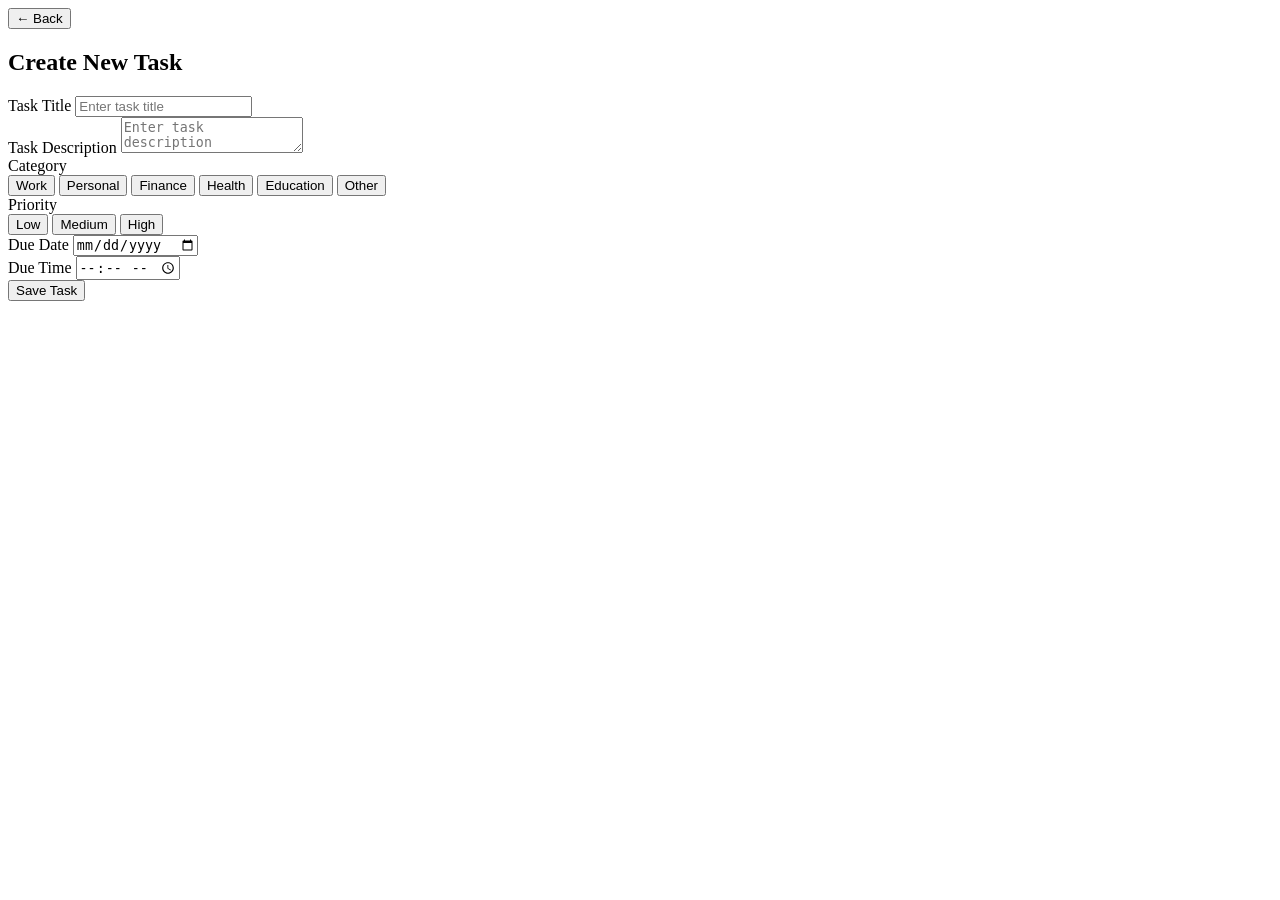
<file: create-task-form.html>
<!DOCTYPE html>
<html lang="en">
<head>
    <meta charset="UTF-8">
    <meta name="viewport" content="width=device-width, initial-scale=1.0">
    <title>TaskManager - Create-New-Task</title>
</head>
<body>
    <!-- Create Task Form - Separate File -->
<section class="task-model" id="task-model">
    <button id="back-btn" class="back-btn">← Back</button>
    <h2>Create New Task</h2>
    
    <div class="form-group">
        <label for="task-title">Task Title</label>
        <input type="text" id="task-title" placeholder="Enter task title">
    </div>

    <div class="form-group">
        <label for="task-desc">Task Description</label>
        <textarea id="task-desc" placeholder="Enter task description"></textarea>
    </div>

    <div class="form-group">
        <label>Category</label>
        <div class="cate-group">
            <button type="button" class="cate-btn active">Work</button>
            <button type="button" class="cate-btn">Personal</button>
            <button type="button" class="cate-btn">Finance</button>
            <button type="button" class="cate-btn">Health</button>
            <button type="button" class="cate-btn">Education</button>
            <button type="button" class="cate-btn">Other</button>
        </div>
    </div>

    <div class="form-group">
        <label>Priority</label>
        <div class="priority-group">
            <button type="button" class="priority-btn">Low</button>
            <button type="button" class="priority-btn active">Medium</button>
            <button type="button" class="priority-btn">High</button>
        </div>
    </div>

    <div class="due">
        <div class="form-group">
            <label for="task-duedate">Due Date</label>
            <input type="date" id="task-duedate">
        </div>
        <div class="form-group">
            <label for="task-duetime">Due Time</label>
            <input type="time" id="task-duetime">
        </div>
    </div>

    <div class="form-group">
        <button class="save-btn" id="save-btn">Save Task</button>
    </div>
</section>
</body>
</html>
</file>
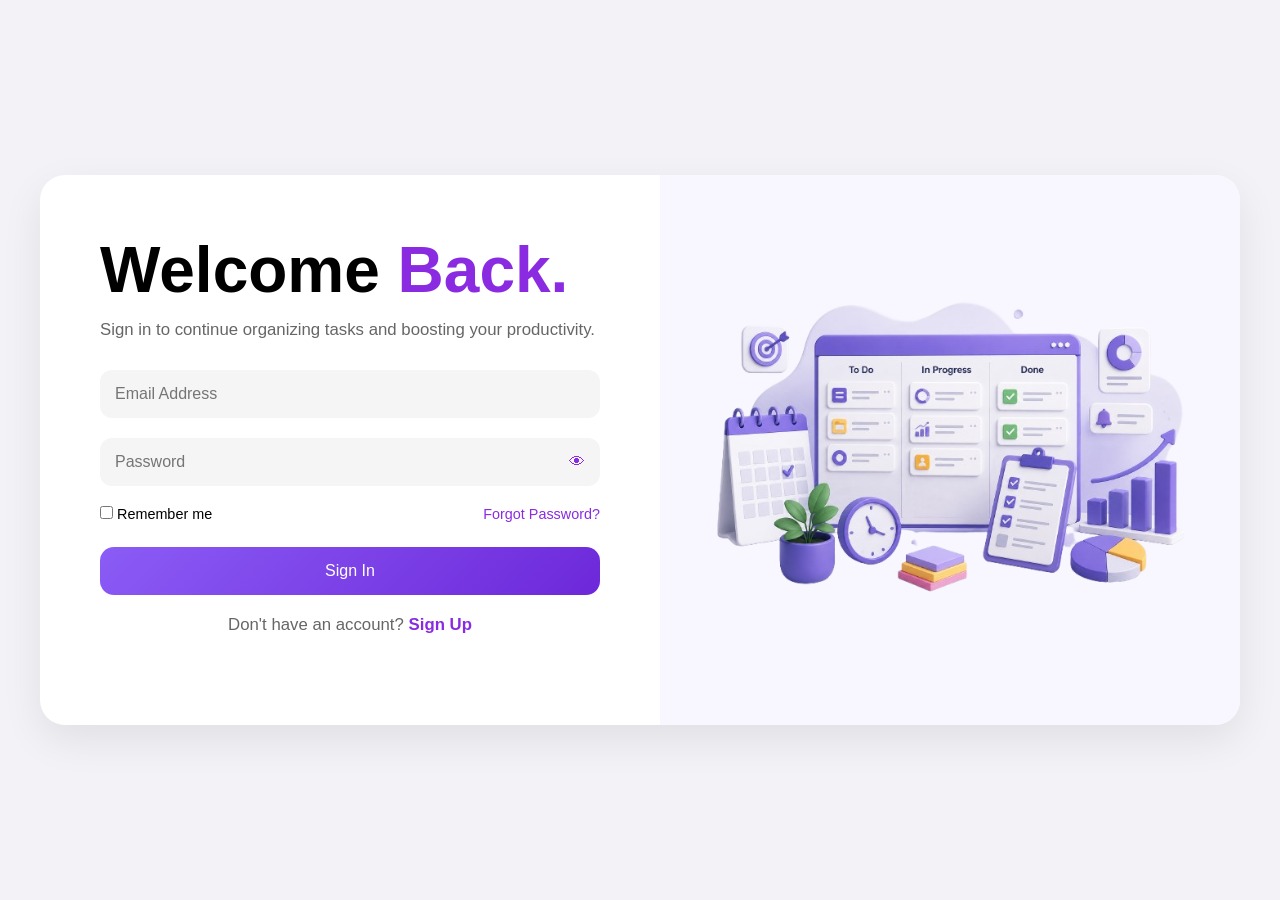
<file: sign_in.html>
<!DOCTYPE html>
<html lang="en">
<head>
<meta charset="UTF-8">
<meta name="viewport" content="width=device-width, initial-scale=1.0">
<title>Sign In</title>
<link rel="icon" type="image/png" href="asset/favicon.png">
<link rel="stylesheet" href="css/sign_in.css">
</head>
<body>

<div class="container">

    <!-- Left Side -->
    <div class="left">
        <h1>Welcome <span>Back.</span></h1>
        <p>Sign in to continue organizing tasks and boosting your productivity.</p>

        <form id="signinForm">
            <div class="input-group">
                <input type="email" id="signinEmail" placeholder="Email Address" required>
            </div>

            <div class="input-group password-box">
                <input type="password" id="password" placeholder="Password" required>
                <span id="togglePassword">👁</span>
            </div>

            <div class="options">
                <label>
                    <input type="checkbox">
                    Remember me
                </label>

                <a href="#">Forgot Password?</a>
            </div>

            <button type="submit">Sign In</button>
            <p class="signup">
                Don't have an account?
                <a href="signup.html">Sign Up</a>
            </p>
        </form>
    </div>

    <!-- Right Side -->
    <div class="right">
        <img src="asset/luv.png" alt="Illustration">
    </div>

</div>

<script>
    // Sign In: look up the stored user by email and redirect to dashboard
    document.getElementById("signinForm").addEventListener("submit", function(e) {
        e.preventDefault();

        const email = document.getElementById("signinEmail").value.trim();
        const stored = JSON.parse(localStorage.getItem("taskflowUser"));

        if (stored && stored.email === email) {
            // Already have their name — just go to dashboard
            window.location.href = "dashboard.html";
        } else {
            // Email not recognised — store what we know and go to dashboard
            // (name will show as "User" since we don't have it from sign-in alone)
            localStorage.setItem("taskflowUser", JSON.stringify({
                name: stored ? stored.name : "User",
                email: email
            }));
            window.location.href = "dashboard.html";
        }
    });

    // Password visibility toggle
    document.getElementById("togglePassword").addEventListener("click", function() {
        const p = document.getElementById("password");
        p.type = p.type === "password" ? "text" : "password";
    });
</script>

</body>
</html>
</file>
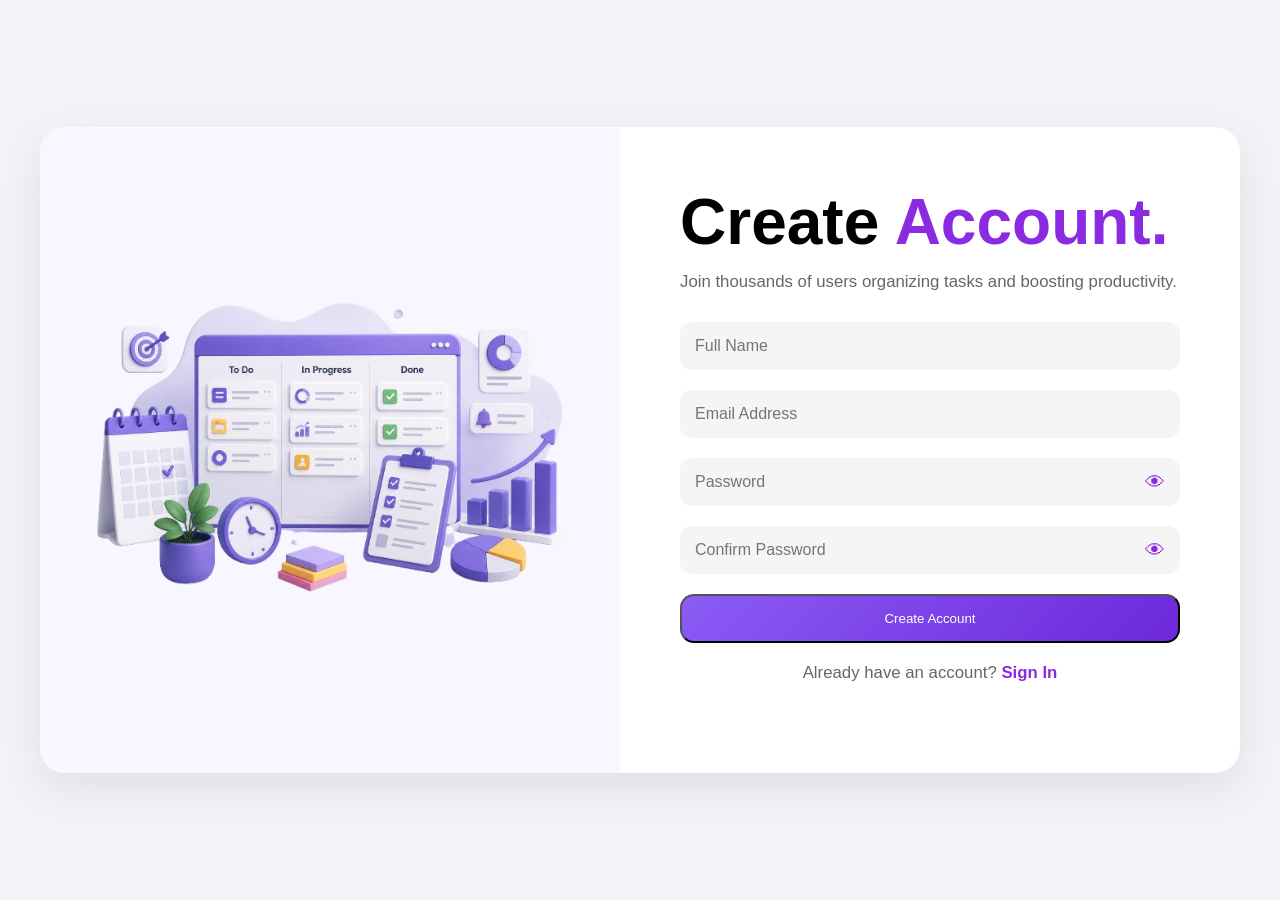
<file: signup.html>
<!DOCTYPE html>
<html lang="en">
<head>
<meta charset="UTF-8">
<meta name="viewport" content="width=device-width, initial-scale=1.0">
<title>Sign Up</title>
<link rel="icon" type="image/png" href="asset/favicon.png">
<link rel="stylesheet" href="css/signup.css">
</head>
<body>

<div class="container">

    <!-- IMAGE SIDE -->
    <div class="image-side">
        <img src="asset/luv.png" alt="Illustration">
    </div>

    <!-- FORM SIDE -->
    <div class="form-side">

        <h1>Create <span>Account.</span></h1>

        <p>
            Join thousands of users organizing tasks
            and boosting productivity.
        </p>

        <form id="signupForm">

            <div class="input-group">
                <input type="text" id="fullName" placeholder="Full Name" required>
            </div>

            <div class="input-group">
                <input type="email" id="signupEmail" placeholder="Email Address" required>
            </div>

            <div class="input-group password-box">
                <input
                    type="password"
                    id="password"
                    placeholder="Password"
                    required
                >
                <span id="togglePassword">👁</span>
            </div>

            <div class="input-group password-box">
                <input
                    type="password"
                    id="confirmPassword"
                    placeholder="Confirm Password"
                    required
                >
                <span id="toggleConfirm">👁</span>
            </div>

            <button type="submit" class="signup-btn">
                Create Account
            </button>

            <p class="signin-link">
                Already have an account?
                <a href="sign_in.html">Sign In</a>
            </p>

        </form>

    </div>

</div>

<script>
    document.getElementById("signupForm").addEventListener("submit", function(e) {
        e.preventDefault();

        const name  = document.getElementById("fullName").value.trim();
        const email = document.getElementById("signupEmail").value.trim();

        if (!name || !email) return;

        // Save user info so dashboard can read it
        localStorage.setItem("taskflowUser", JSON.stringify({ name, email }));

        window.location.href = "dashboard.html";
    });

    // Password visibility toggles
    document.getElementById("togglePassword").addEventListener("click", function() {
        const p = document.getElementById("password");
        p.type = p.type === "password" ? "text" : "password";
    });

    document.getElementById("toggleConfirm").addEventListener("click", function() {
        const p = document.getElementById("confirmPassword");
        p.type = p.type === "password" ? "text" : "password";
    });
</script>

</body>
</html>
</file>
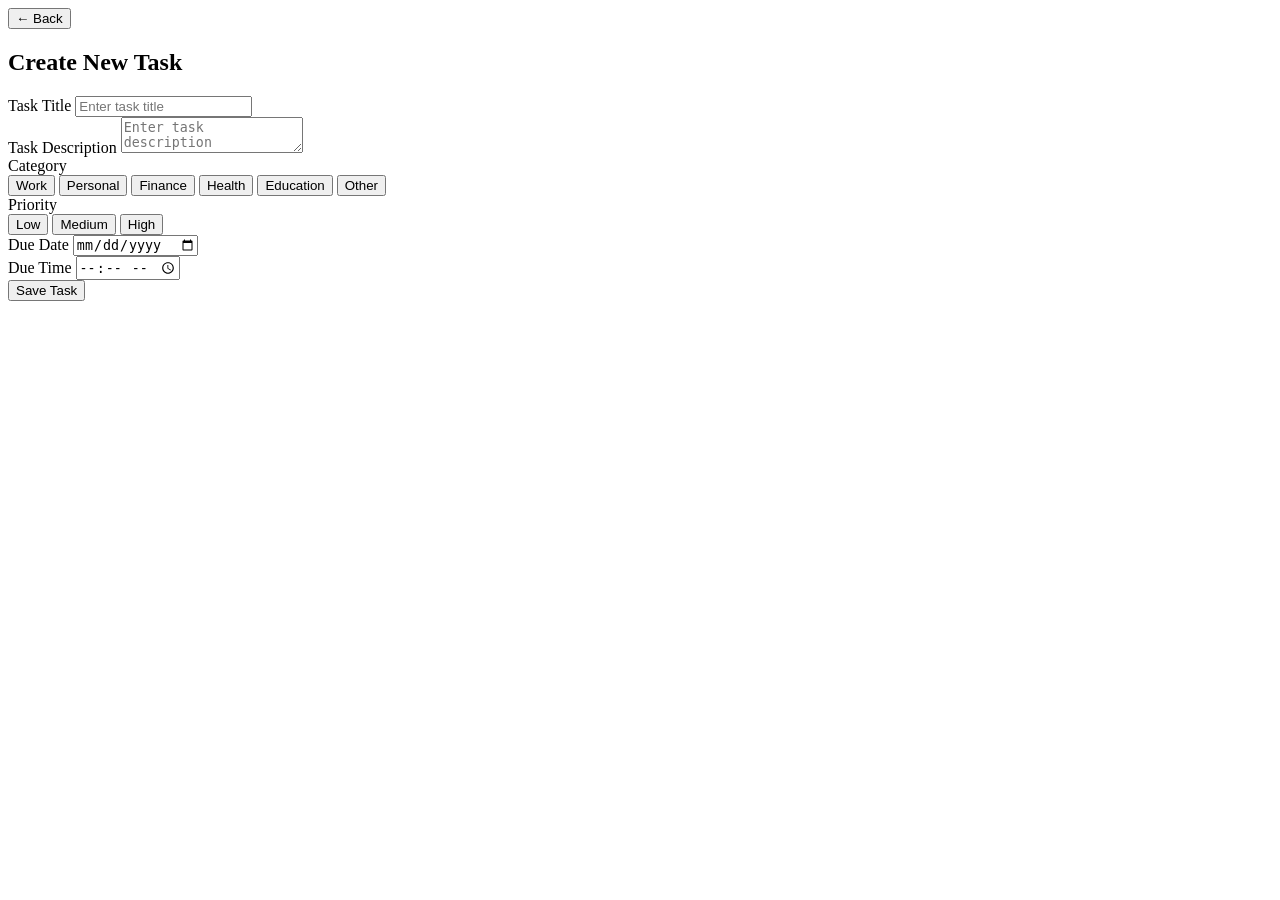
<file: task-form.html>
<!DOCTYPE html>
<html lang="en">
<head>
    <meta charset="UTF-8">
    <meta name="viewport" content="width=device-width, initial-scale=1.0">
    <title>TaskManager - Create-New-Task</title>
    <link rel="icon" type="image/png" href="asset/favicon.png">
</head>
<body>
    <!-- Create Task Form - Separate File -->
<section class="task-model" id="task-model">
    <button id="back-btn" class="back-btn">← Back</button>
    <h2>Create New Task</h2>
    
    <div class="form-group">
        <label for="task-title">Task Title</label>
        <input type="text" id="task-title" placeholder="Enter task title">
    </div>

    <div class="form-group">
        <label for="task-desc">Task Description</label>
        <textarea id="task-desc" placeholder="Enter task description"></textarea>
    </div>

    <div class="form-group">
        <label>Category</label>
        <div class="cate-group">
            <button type="button" class="cate-btn active">Work</button>
            <button type="button" class="cate-btn">Personal</button>
            <button type="button" class="cate-btn">Finance</button>
            <button type="button" class="cate-btn">Health</button>
            <button type="button" class="cate-btn">Education</button>
            <button type="button" class="cate-btn">Other</button>
        </div>
    </div>

    <div class="form-group">
        <label>Priority</label>
        <div class="priority-group">
            <button type="button" class="priority-btn">Low</button>
            <button type="button" class="priority-btn active">Medium</button>
            <button type="button" class="priority-btn">High</button>
        </div>
    </div>

    <div class="due">
        <div class="form-group">
            <label for="task-duedate">Due Date</label>
            <input type="date" id="task-duedate">
        </div>
        <div class="form-group">
            <label for="task-duetime">Due Time</label>
            <input type="time" id="task-duetime">
        </div>
    </div>

    <div class="form-group">
        <button class="save-btn" id="save-btn">Save Task</button>
    </div>
</section>
</body>
</html>
</file>
<file: css/sign_in.css>
*{
    margin:0;
    padding:0;
    box-sizing:border-box;
    font-family:'Segoe UI',sans-serif;
}

body{
    min-height:100vh;
    display:flex;
    justify-content:center;
    align-items:center;
    background:#f3f2f7;
    padding:20px;
}

.container{
    width:100%;
    max-width:1200px;
    background:white;
    border-radius:25px;
    display:flex;
    overflow:hidden;
    box-shadow:0 15px 40px rgba(0,0,0,0.08);
}

.left{
    flex:1;
    padding:60px;
    display:flex;
    flex-direction:column;
    justify-content:center;
}

.left h1{
    font-size:4rem;
    line-height:1.1;
    margin-bottom:15px;
}

.left span{
    color:blueviolet;
}

.left p{
    color:#666;
    margin-bottom:30px;
    font-size:1.05rem;
}

.input-group{
    margin-bottom:20px;
}

.input-group input{
    width:100%;
    padding:15px;
    border:none;
    background:#f5f5f5;
    border-radius:12px;
    outline:none;
    font-size:1rem;
}

.password-box{
    position:relative;
}

.password-box span{
    position:absolute;
    right:15px;
    top:50%;
    transform:translateY(-50%);
    cursor:pointer;
}

.options{
    display:flex;
    justify-content:space-between;
    margin-bottom:25px;
    font-size:0.9rem;
}

.options a{
    color:blueviolet;
    text-decoration:none;
}

button{
    width: 100%;
    padding:15px;
    border:none;
    border-radius:14px;
    text-decoration: none;
    

    background:linear-gradient(
    135deg,
    #8b5cf6,
    #6d28d9
    );
    color:white;
    font-size:1rem;
    cursor:pointer;
    transition:0.3s;
}

button:hover{
    transform:translateY(-3px);
}

.signup{
    margin-top:20px;
    text-align:center;
}

.signup a{
    color:blueviolet;
    text-decoration:none;
    font-weight:600;
}

.right{
    flex:1;
    background:#f8f6ff;
    display:flex;
    justify-content:center;
    align-items:center;
    padding:40px;
}

.right img{
    width:100%;
    max-width:500px;
}

/* Tablet */

@media(max-width:900px){

.container{
    flex-direction:column;
}

.left{
    padding:40px;
}

.left h1{
    font-size:3rem;
}

.right{
    order:-1;
}

.right img{
    max-width:350px;
}
}

/* Mobile */

@media(max-width:500px){

.left{
    padding:25px;
}

.left h1{
    font-size:2.3rem;
}

.options{
    flex-direction:column;
    gap:10px;
}

button{
    padding:14px;
}
}
</file>
<file: css/signup.css>
*{
    margin:0;
    padding:0;
    box-sizing:border-box;
    font-family:'Segoe UI',sans-serif;
}

body{
    min-height:100vh;
    display:flex;
    justify-content:center;
    align-items:center;
    background:#f3f2f7;
    padding:20px;
}

.container{
    width:100%;
    max-width:1200px;
    background:white;
    border-radius:25px;
    overflow:hidden;
    display:flex;
    box-shadow:0 15px 40px rgba(0,0,0,0.08);
}

/* IMAGE SIDE */

.image-side{
    flex:1;
    background:#f8f6ff;
    display:flex;
    justify-content:center;
    align-items:center;
    padding:40px;
}

.image-side img{
    width:100%;
    max-width:500px;
}

/* FORM SIDE */

.form-side{
    flex:1;
    padding:60px;
    display:flex;
    flex-direction:column;
    justify-content:center;
}

.form-side h1{
    font-size:4rem;
    line-height:1.1;
    margin-bottom:15px;
}

.form-side span{
    color:blueviolet;
}

.form-side p{
    color:#666;
    margin-bottom:30px;
    font-size:1.05rem;
}

.input-group{
    margin-bottom:20px;
}

.input-group input{
    width:100%;
    padding:15px;
    border:none;
    background:#f5f5f5;
    border-radius:12px;
    outline:none;
    font-size:1rem;
}

.password-box{
    position:relative;
}

.password-box span{
    position:absolute;
    right:15px;
    top:50%;
    transform:translateY(-50%);
    cursor:pointer;
    font-size:20px;
    user-select:none;
}

.signup-btn{
    display:block;
    width:100%;
    text-align:center;
    text-decoration:none;
    color:white;
    padding:15px;
    border-radius:14px;
    background:linear-gradient(
        135deg,
        #8b5cf6,
        #6d28d9
    );
    transition:0.3s;
}

.signup-btn:hover{
    transform:translateY(-3px);
}

.signin-link{
    margin-top:20px;
    text-align:center;
}

.signin-link a{
    color:blueviolet;
    text-decoration:none;
    font-weight:600;
}

/* TABLET */

@media(max-width:900px){

.container{
    flex-direction:column;
}

.image-side{
    padding:25px;
}

.image-side img{
    max-width:350px;
}

.form-side{
    padding:40px;
}

.form-side h1{
    font-size:3rem;
}

}

/* MOBILE */

@media(max-width:500px){

.form-side{
    padding:25px;
}

.form-side h1{
    font-size:2.3rem;
}

.signup-btn{
    padding:14px;
}

}
</file>
